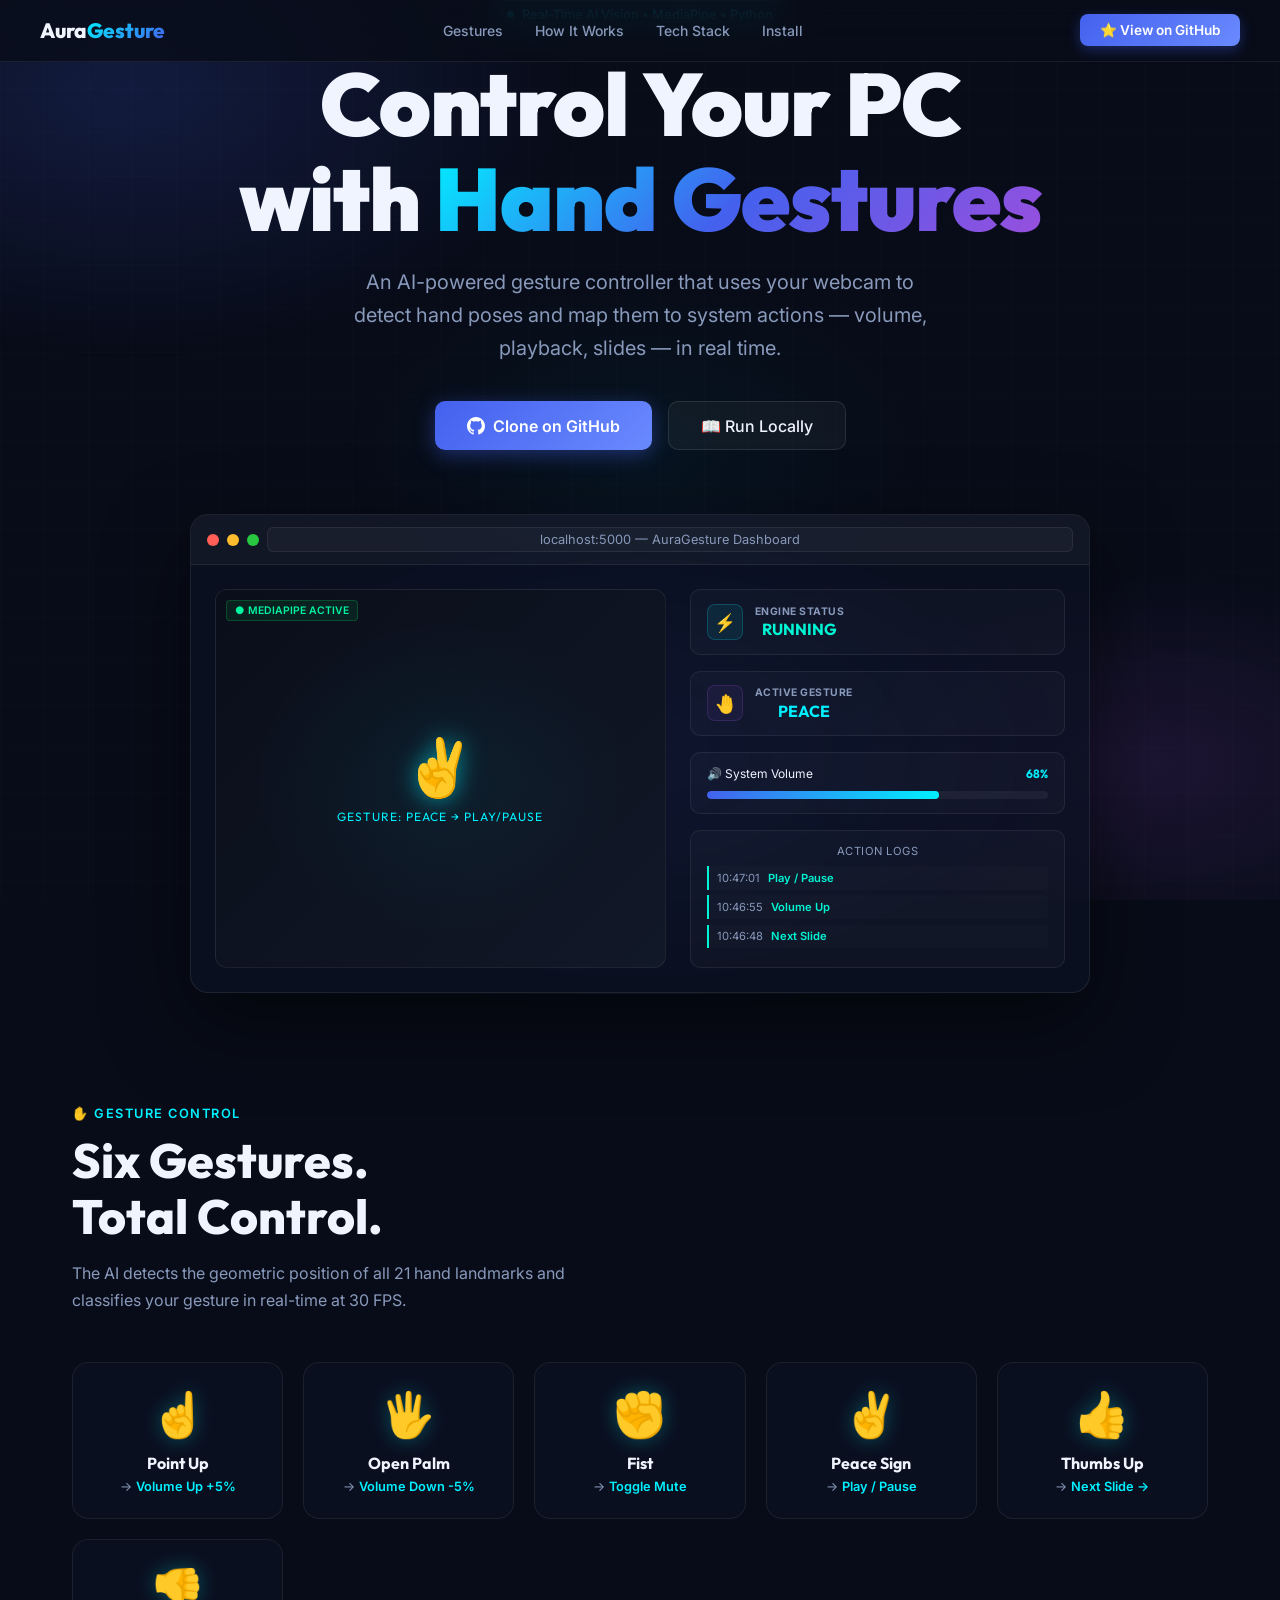
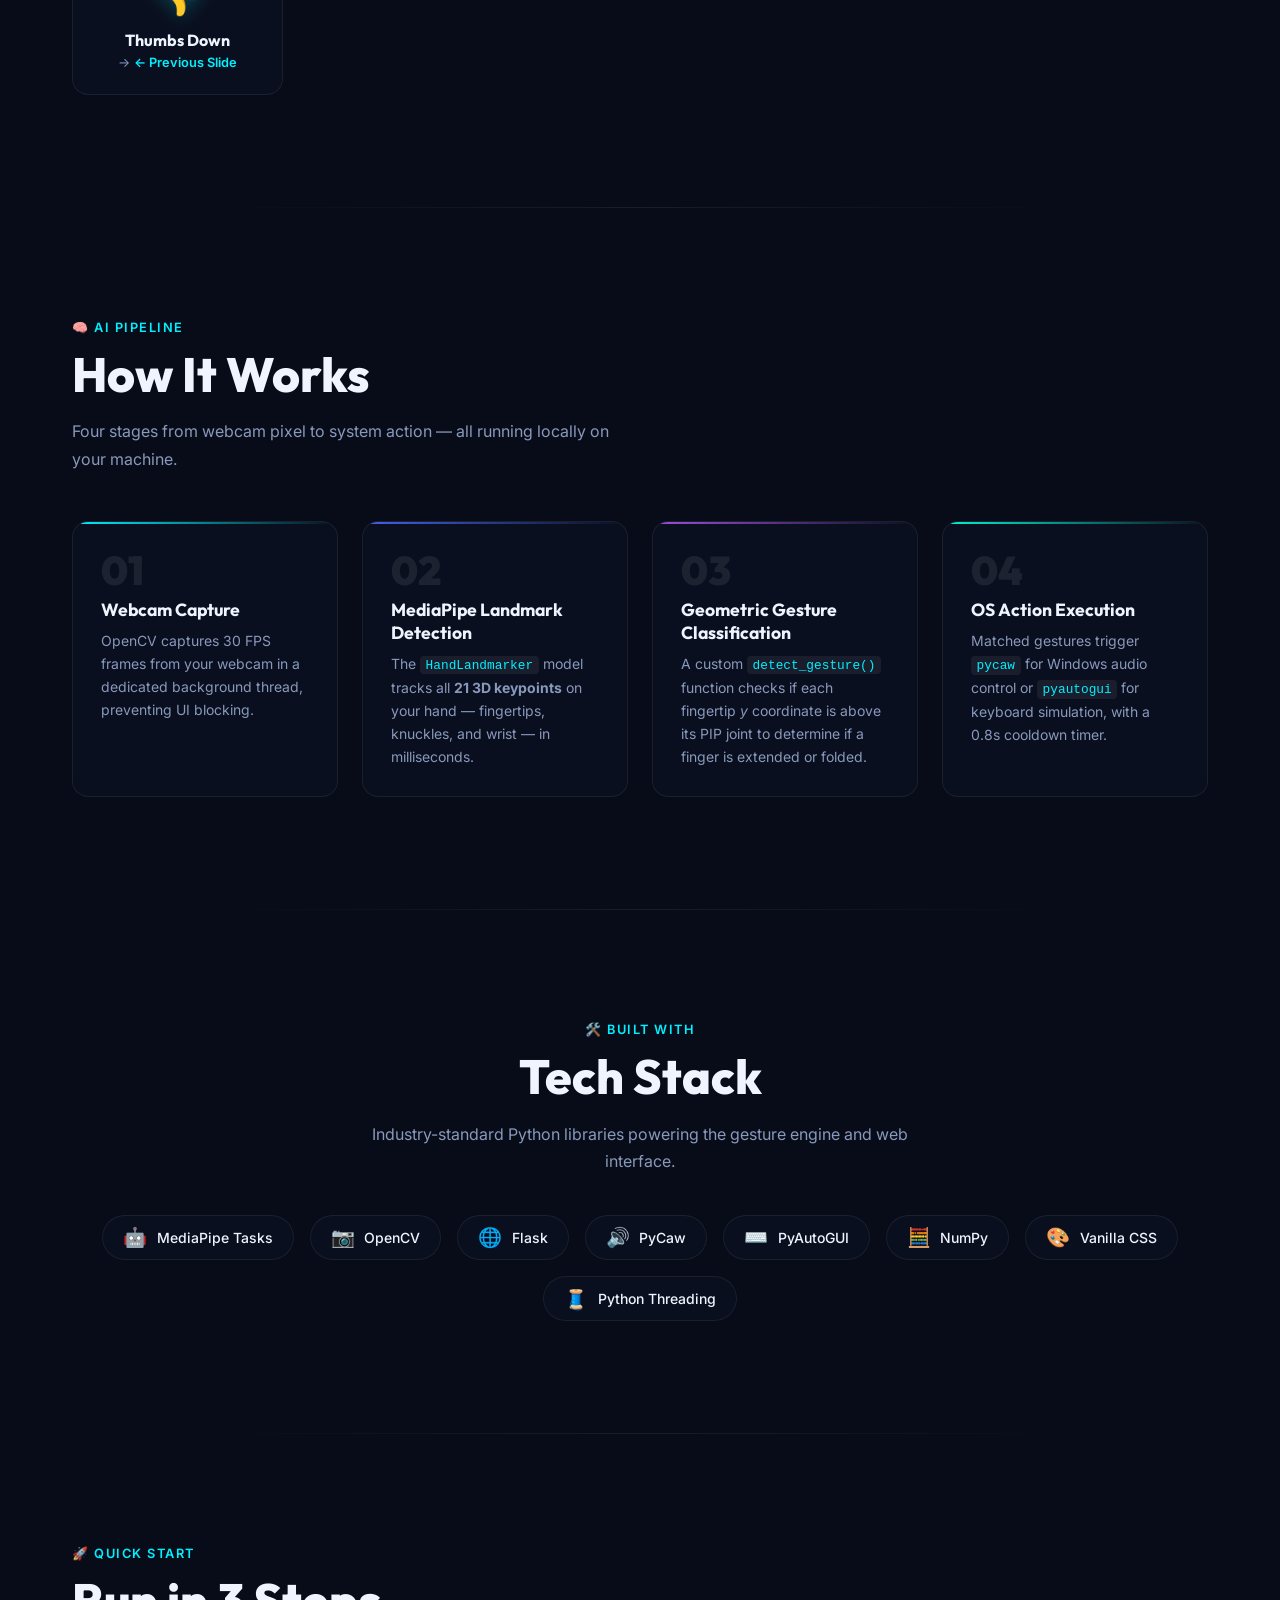
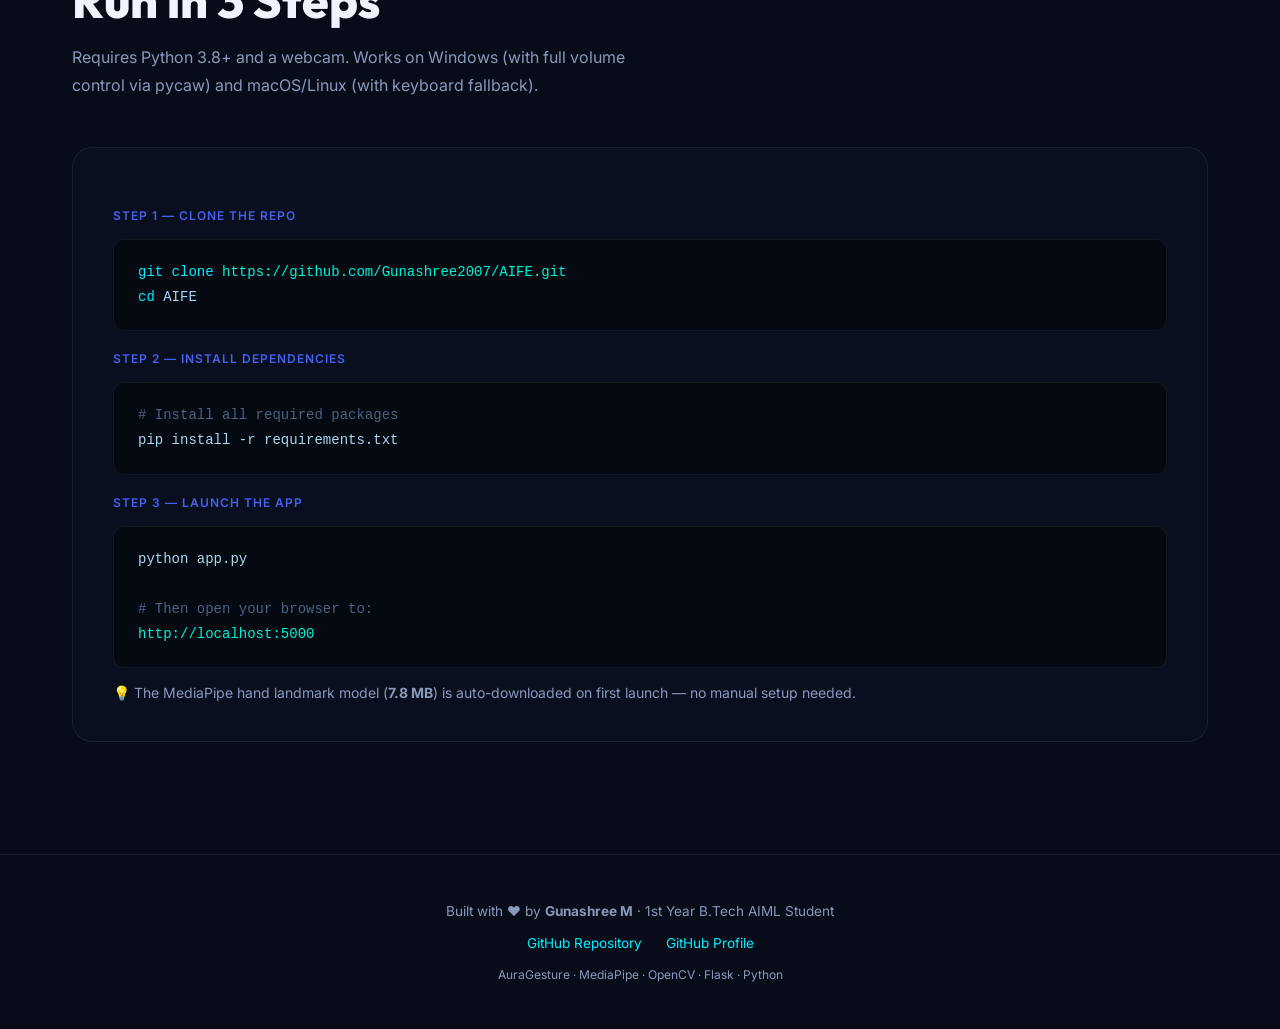
<file: docs/index.html>
<!DOCTYPE html>
<html lang="en">
<head>
  <meta charset="UTF-8" />
  <meta name="viewport" content="width=device-width, initial-scale=1.0" />
  <title>AuraGesture – AI Hand Gesture Controller | Gunashree M</title>
  <meta name="description" content="Real-time AI hand gesture controller using MediaPipe, OpenCV and Flask. Control system volume, media playback and slides with hand gestures." />
  <link rel="preconnect" href="https://fonts.googleapis.com" />
  <link rel="preconnect" href="https://fonts.gstatic.com" crossorigin />
  <link href="https://fonts.googleapis.com/css2?family=Outfit:wght@300;400;500;600;700;800;900&family=Inter:wght@300;400;500;600&display=swap" rel="stylesheet" />
  <style>
    :root {
      --cyan: #00f0ff;
      --indigo: #4361ee;
      --purple: #9d4edd;
      --green: #00f5d4;
      --red: #ff3366;
      --dark: #080c18;
      --card: rgba(12, 18, 35, 0.7);
      --border: rgba(255,255,255,0.07);
      --text: #f0f4ff;
      --muted: #8899bb;
    }
    * { margin:0; padding:0; box-sizing:border-box; }
    html { scroll-behavior: smooth; }

    body {
      background: var(--dark);
      color: var(--text);
      font-family: 'Inter', sans-serif;
      overflow-x: hidden;
    }

    /* ── Background ── */
    .bg-radial {
      position: fixed; inset: 0; z-index: -2; pointer-events: none;
      background:
        radial-gradient(ellipse 60% 50% at 10% 10%, rgba(67,97,238,.18) 0%, transparent 60%),
        radial-gradient(ellipse 50% 40% at 90% 85%, rgba(157,78,221,.14) 0%, transparent 55%),
        radial-gradient(ellipse 40% 35% at 50% 50%, rgba(0,240,255,.04) 0%, transparent 60%);
    }
    .bg-grid {
      position: fixed; inset: 0; z-index: -1; pointer-events: none;
      background-image:
        linear-gradient(rgba(255,255,255,.012) 1px, transparent 1px),
        linear-gradient(90deg, rgba(255,255,255,.012) 1px, transparent 1px);
      background-size: 44px 44px;
    }

    /* ── Nav ── */
    nav {
      position: fixed; top: 0; left: 0; right: 0; z-index: 100;
      display: flex; justify-content: space-between; align-items: center;
      padding: .9rem 2.5rem;
      background: rgba(8,12,24,.75);
      backdrop-filter: blur(18px);
      border-bottom: 1px solid var(--border);
    }
    .nav-logo { font-family:'Outfit',sans-serif; font-size:1.3rem; font-weight:800; }
    .nav-logo span { background: linear-gradient(135deg,var(--cyan),var(--indigo)); -webkit-background-clip:text; -webkit-text-fill-color:transparent; }
    .nav-links { display:flex; gap:2rem; list-style:none; }
    .nav-links a { color:var(--muted); text-decoration:none; font-size:.875rem; font-weight:500; transition:.2s; }
    .nav-links a:hover { color:var(--cyan); }
    .nav-btn {
      background: linear-gradient(135deg,var(--indigo),#6a8aff);
      color:#fff; padding:.5rem 1.25rem; border-radius:8px;
      font-size:.85rem; font-weight:600; text-decoration:none;
      box-shadow: 0 4px 14px rgba(67,97,238,.35); transition:.25s;
    }
    .nav-btn:hover { transform:translateY(-2px); box-shadow:0 6px 20px rgba(67,97,238,.5); }

    /* ── Sections ── */
    section { padding: 7rem 2rem; max-width: 1200px; margin: 0 auto; }

    /* ── Hero ── */
    .hero {
      min-height: 100vh; display:flex; flex-direction:column;
      justify-content:center; align-items:center; text-align:center;
      padding-top: 6rem; max-width:100%;
    }
    .hero-badge {
      display:inline-flex; align-items:center; gap:.5rem;
      background:rgba(0,240,255,.06); border:1px solid rgba(0,240,255,.15);
      padding:.35rem 1rem; border-radius:50px; font-size:.8rem;
      color:var(--cyan); font-weight:500; margin-bottom:1.75rem;
      animation: fadeUp .6s ease both;
    }
    .hero-badge .dot { width:7px; height:7px; border-radius:50%; background:var(--cyan); animation:pulse 1.5s infinite; }
    .hero h1 {
      font-family:'Outfit',sans-serif; font-size:clamp(2.8rem,7vw,5.5rem);
      font-weight:900; line-height:1.08; letter-spacing:-1px;
      animation: fadeUp .6s .1s ease both; opacity:0;
    }
    .hero h1 .gradient { background:linear-gradient(135deg,var(--cyan) 0%,var(--indigo) 50%,var(--purple) 100%); -webkit-background-clip:text; -webkit-text-fill-color:transparent; }
    .hero-sub {
      margin-top:1.25rem; font-size:clamp(1rem,2.2vw,1.25rem);
      color:var(--muted); max-width:600px; line-height:1.65;
      animation: fadeUp .6s .2s ease both; opacity:0;
    }
    .hero-btns {
      display:flex; gap:1rem; flex-wrap:wrap; justify-content:center;
      margin-top:2.25rem; animation: fadeUp .6s .3s ease both; opacity:0;
    }
    .btn-hero-primary {
      display:inline-flex; align-items:center; gap:.5rem;
      background:linear-gradient(135deg,var(--indigo),#6a8aff);
      color:#fff; padding:.85rem 2rem; border-radius:10px; font-size:1rem;
      font-weight:600; text-decoration:none;
      box-shadow:0 5px 20px rgba(67,97,238,.4); transition:.25s;
    }
    .btn-hero-primary:hover { transform:translateY(-3px); box-shadow:0 8px 28px rgba(67,97,238,.55); }
    .btn-hero-secondary {
      display:inline-flex; align-items:center; gap:.5rem;
      background:rgba(255,255,255,.04); border:1px solid rgba(255,255,255,.1);
      color:var(--text); padding:.85rem 2rem; border-radius:10px; font-size:1rem;
      font-weight:500; text-decoration:none; transition:.25s;
    }
    .btn-hero-secondary:hover { background:rgba(255,255,255,.08); border-color:var(--cyan); color:var(--cyan); }

    /* ── Dashboard Preview ── */
    .preview-wrap {
      margin-top:4rem; position:relative; animation: fadeUp .7s .4s ease both; opacity:0;
    }
    .preview-glow {
      position:absolute; inset:-30px; background:radial-gradient(ellipse at 50% 50%, rgba(67,97,238,.25) 0%, transparent 65%);
      filter:blur(30px); z-index:0;
    }
    .preview-frame {
      position:relative; z-index:1; border-radius:18px; overflow:hidden;
      border:1px solid rgba(255,255,255,.08);
      box-shadow:0 30px 80px rgba(0,0,0,.5);
      background: var(--card);
    }
    .preview-bar {
      display:flex; align-items:center; gap:.5rem;
      padding:.75rem 1rem; background:rgba(255,255,255,.03);
      border-bottom:1px solid var(--border);
    }
    .preview-dot { width:12px; height:12px; border-radius:50%; }
    .preview-url {
      flex:1; text-align:center; font-size:.8rem; color:var(--muted);
      background:rgba(255,255,255,.03); border:1px solid var(--border);
      border-radius:6px; padding:.25rem 1rem;
    }
    .preview-body {
      display:grid; grid-template-columns:1.2fr 1fr; gap:1.5rem;
      padding:1.5rem; min-height:320px;
    }
    /* Fake video feed */
    .fake-video {
      background:linear-gradient(135deg,#0a0e1a,#111827);
      border-radius:12px; border:1px solid var(--border);
      display:flex; flex-direction:column; align-items:center; justify-content:center;
      min-height:200px; position:relative; overflow:hidden;
    }
    .fake-video::before {
      content:''; position:absolute; inset:0;
      background:radial-gradient(ellipse at 50% 50%,rgba(0,240,255,.05) 0%,transparent 60%);
    }
    .hand-icon { font-size:3.5rem; margin-bottom:.5rem; filter:drop-shadow(0 0 12px rgba(0,240,255,.6)); }
    .fake-video p { font-size:.75rem; color:var(--cyan); font-family:'Outfit',sans-serif; letter-spacing:1px; }
    .landmark-badge {
      position:absolute; top:.6rem; left:.6rem;
      background:rgba(0,255,100,.08); border:1px solid rgba(0,255,100,.2);
      color:#00f5a0; padding:.2rem .5rem; font-size:.65rem; border-radius:4px; font-weight:600;
    }
    /* Fake stats */
    .fake-right { display:flex; flex-direction:column; gap:1rem; }
    .fake-stat {
      background:rgba(255,255,255,.025); border:1px solid var(--border);
      border-radius:10px; padding:.85rem 1rem;
      display:flex; align-items:center; gap:.75rem;
    }
    .stat-icon-box {
      width:36px; height:36px; border-radius:8px;
      display:flex; align-items:center; justify-content:center; font-size:1.1rem;
    }
    .stat-icon-box.c { background:rgba(0,240,255,.08); border:1px solid rgba(0,240,255,.2); }
    .stat-icon-box.p { background:rgba(157,78,221,.08); border:1px solid rgba(157,78,221,.2); }
    .fake-stat h4 { font-size:.65rem; color:var(--muted); text-transform:uppercase; letter-spacing:.5px; }
    .fake-stat p { font-family:'Outfit',sans-serif; font-size:1rem; font-weight:700; margin-top:.1rem; }
    .fake-stat p.running { color:var(--green); }
    .fake-stat p.gesture { color:var(--cyan); }
    .fake-vol {
      background:rgba(255,255,255,.025); border:1px solid var(--border);
      border-radius:10px; padding:.85rem 1rem;
    }
    .fake-vol-top { display:flex; justify-content:space-between; margin-bottom:.6rem; font-size:.75rem; }
    .fake-vol-top span:last-child { color:var(--cyan); font-family:'Outfit',sans-serif; font-weight:700; }
    .vol-track { height:8px; background:rgba(255,255,255,.05); border-radius:8px; overflow:hidden; }
    .vol-fill { height:100%; width:68%; background:linear-gradient(90deg,var(--indigo),var(--cyan)); border-radius:8px; }
    .fake-log {
      background:rgba(255,255,255,.025); border:1px solid var(--border);
      border-radius:10px; padding:.85rem 1rem; flex:1;
    }
    .fake-log-title { font-size:.7rem; color:var(--muted); text-transform:uppercase; letter-spacing:.5px; margin-bottom:.5rem; }
    .log-entry { font-size:.7rem; display:flex; gap:.5rem; padding:.3rem .5rem; border-left:2px solid var(--green); border-radius:0 4px 4px 0; background:rgba(255,255,255,.01); margin-bottom:.35rem; }
    .log-entry .lt { color:var(--muted); }
    .log-entry .la { font-weight:600; color:var(--green); }

    /* ── Gestures Grid ── */
    .section-label { font-size:.8rem; color:var(--cyan); text-transform:uppercase; letter-spacing:1.5px; font-weight:600; margin-bottom:.75rem; }
    .section-title { font-family:'Outfit',sans-serif; font-size:clamp(2rem,4vw,3rem); font-weight:800; line-height:1.15; margin-bottom:1rem; }
    .section-sub { color:var(--muted); font-size:1rem; line-height:1.7; max-width:560px; }
    .gestures-grid {
      display:grid; grid-template-columns:repeat(auto-fit,minmax(200px,1fr)); gap:1.25rem; margin-top:3rem;
    }
    .gesture-card {
      background:var(--card); border:1px solid var(--border); border-radius:16px;
      padding:1.5rem; text-align:center; transition:.3s;
      backdrop-filter:blur(10px);
    }
    .gesture-card:hover { transform:translateY(-6px); border-color:rgba(0,240,255,.25); box-shadow:0 20px 40px rgba(0,0,0,.3); }
    .gesture-emoji { font-size:2.75rem; margin-bottom:.75rem; display:block; filter:drop-shadow(0 0 10px rgba(0,240,255,.3)); }
    .gesture-name { font-family:'Outfit',sans-serif; font-size:1rem; font-weight:700; margin-bottom:.35rem; }
    .gesture-action { font-size:.8rem; color:var(--muted); }
    .gesture-action span { color:var(--cyan); font-weight:600; }

    /* ── How It Works ── */
    .how-grid { display:grid; grid-template-columns:repeat(auto-fit,minmax(260px,1fr)); gap:1.5rem; margin-top:3rem; }
    .how-card {
      background:var(--card); border:1px solid var(--border); border-radius:16px;
      padding:1.75rem; backdrop-filter:blur(10px); position:relative; overflow:hidden;
    }
    .how-card::before {
      content:''; position:absolute; top:0; left:0; right:0; height:2px;
    }
    .how-card.c1::before { background:linear-gradient(90deg,var(--cyan),transparent); }
    .how-card.c2::before { background:linear-gradient(90deg,var(--indigo),transparent); }
    .how-card.c3::before { background:linear-gradient(90deg,var(--purple),transparent); }
    .how-card.c4::before { background:linear-gradient(90deg,var(--green),transparent); }
    .how-num { font-family:'Outfit',sans-serif; font-size:2.5rem; font-weight:900; opacity:.08; line-height:1; margin-bottom:.5rem; }
    .how-card h3 { font-family:'Outfit',sans-serif; font-size:1.1rem; font-weight:700; margin-bottom:.5rem; }
    .how-card p { font-size:.875rem; color:var(--muted); line-height:1.65; }
    .how-card code { background:rgba(255,255,255,.06); padding:.1rem .35rem; border-radius:4px; font-size:.8rem; color:var(--cyan); }

    /* ── Tech Stack ── */
    .tech-grid { display:flex; flex-wrap:wrap; gap:1rem; margin-top:2.5rem; justify-content:center; }
    .tech-pill {
      display:flex; align-items:center; gap:.6rem;
      background:var(--card); border:1px solid var(--border); border-radius:50px;
      padding:.6rem 1.25rem; font-size:.875rem; font-weight:500;
      backdrop-filter:blur(10px); transition:.25s;
    }
    .tech-pill:hover { border-color:var(--cyan); color:var(--cyan); }
    .tech-pill .ticon { font-size:1.2rem; }

    /* ── Install ── */
    .install-card {
      background:var(--card); border:1px solid var(--border); border-radius:20px;
      padding:2.5rem; backdrop-filter:blur(14px); margin-top:3rem;
    }
    .code-block {
      background:rgba(0,0,0,.4); border:1px solid rgba(255,255,255,.06);
      border-radius:10px; padding:1.25rem 1.5rem; margin:1rem 0;
      font-family:'Courier New',monospace; font-size:.875rem; color:#a8d8f0;
      overflow-x:auto; line-height:1.8;
    }
    .code-block .comment { color:#4a6480; }
    .code-block .cmd { color:var(--cyan); }
    .code-block .url { color:var(--green); }
    .step-label { font-size:.75rem; text-transform:uppercase; letter-spacing:1px; color:var(--indigo); font-weight:600; margin-top:1.25rem; margin-bottom:.25rem; }

    /* ── Footer ── */
    footer {
      text-align:center; padding:3rem 2rem;
      border-top:1px solid var(--border); color:var(--muted); font-size:.85rem;
    }
    footer a { color:var(--cyan); text-decoration:none; }
    footer a:hover { text-decoration:underline; }
    .footer-links { display:flex; gap:1.5rem; justify-content:center; margin-top:1rem; }

    /* ── Divider ── */
    .divider { height:1px; background:linear-gradient(90deg,transparent,var(--border),transparent); margin:0 auto; max-width:900px; }

    /* ── Animations ── */
    @keyframes fadeUp { from { opacity:0; transform:translateY(24px); } to { opacity:1; transform:translateY(0); } }
    @keyframes pulse {
      0%,100% { box-shadow:0 0 0 0 rgba(0,240,255,.6); }
      50% { box-shadow:0 0 0 6px rgba(0,240,255,0); }
    }
    .appear { opacity:0; transform:translateY(20px); transition:.6s ease; }
    .appear.visible { opacity:1; transform:translateY(0); }

    @media(max-width:768px) {
      nav { padding:.75rem 1.25rem; }
      .nav-links { display:none; }
      .preview-body { grid-template-columns:1fr; }
      .fake-right { display:none; }
    }
  </style>
</head>
<body>

<div class="bg-radial"></div>
<div class="bg-grid"></div>

<!-- Nav -->
<nav>
  <div class="nav-logo">Aura<span>Gesture</span></div>
  <ul class="nav-links">
    <li><a href="#gestures">Gestures</a></li>
    <li><a href="#how">How It Works</a></li>
    <li><a href="#stack">Tech Stack</a></li>
    <li><a href="#install">Install</a></li>
  </ul>
  <a href="https://github.com/Gunashree2007/AIFE" class="nav-btn" target="_blank">⭐ View on GitHub</a>
</nav>

<!-- Hero -->
<div class="hero" style="padding:0 2rem;">
  <div class="hero-badge"><span class="dot"></span> Real-Time AI Vision • MediaPipe • Python</div>
  <h1>Control Your PC<br>with <span class="gradient">Hand Gestures</span></h1>
  <p class="hero-sub">An AI-powered gesture controller that uses your webcam to detect hand poses and map them to system actions — volume, playback, slides — in real time.</p>
  <div class="hero-btns">
    <a href="https://github.com/Gunashree2007/AIFE" class="btn-hero-primary" target="_blank">
      <svg width="18" height="18" viewBox="0 0 24 24" fill="currentColor"><path d="M12 0C5.37 0 0 5.37 0 12c0 5.31 3.435 9.795 8.205 11.385.6.105.825-.255.825-.57 0-.285-.015-1.23-.015-2.235-3.015.555-3.795-.735-4.035-1.41-.135-.345-.72-1.41-1.23-1.695-.42-.225-1.02-.78-.015-.795.945-.015 1.62.87 1.845 1.23 1.08 1.815 2.805 1.305 3.495.99.105-.78.42-1.305.765-1.605-2.67-.3-5.46-1.335-5.46-5.925 0-1.305.465-2.385 1.23-3.225-.12-.3-.54-1.53.12-3.18 0 0 1.005-.315 3.3 1.23.96-.27 1.98-.405 3-.405s2.04.135 3 .405c2.295-1.56 3.3-1.23 3.3-1.23.66 1.65.24 2.88.12 3.18.765.84 1.23 1.905 1.23 3.225 0 4.605-2.805 5.625-5.475 5.925.435.375.81 1.095.81 2.22 0 1.605-.015 2.895-.015 3.3 0 .315.225.69.825.57A12.02 12.02 0 0024 12c0-6.63-5.37-12-12-12z"/></svg>
      Clone on GitHub
    </a>
    <a href="#install" class="btn-hero-secondary">
      📖 Run Locally
    </a>
  </div>

  <!-- Dashboard Preview -->
  <div class="preview-wrap" style="width:100%;max-width:900px;">
    <div class="preview-glow"></div>
    <div class="preview-frame">
      <div class="preview-bar">
        <div class="preview-dot" style="background:#ff5f57"></div>
        <div class="preview-dot" style="background:#ffbd2e"></div>
        <div class="preview-dot" style="background:#28c840"></div>
        <div class="preview-url">localhost:5000 — AuraGesture Dashboard</div>
      </div>
      <div class="preview-body">
        <div class="fake-video">
          <div class="landmark-badge">● MEDIAPIPE ACTIVE</div>
          <div class="hand-icon">✌️</div>
          <p>GESTURE: PEACE → PLAY/PAUSE</p>
        </div>
        <div class="fake-right">
          <div class="fake-stat">
            <div class="stat-icon-box c">⚡</div>
            <div>
              <h4>Engine Status</h4>
              <p class="running">RUNNING</p>
            </div>
          </div>
          <div class="fake-stat">
            <div class="stat-icon-box p">🤚</div>
            <div>
              <h4>Active Gesture</h4>
              <p class="gesture">PEACE</p>
            </div>
          </div>
          <div class="fake-vol">
            <div class="fake-vol-top"><span>🔊 System Volume</span><span>68%</span></div>
            <div class="vol-track"><div class="vol-fill"></div></div>
          </div>
          <div class="fake-log">
            <div class="fake-log-title">Action Logs</div>
            <div class="log-entry"><span class="lt">10:47:01</span><span class="la">Play / Pause</span></div>
            <div class="log-entry"><span class="lt">10:46:55</span><span class="la">Volume Up</span></div>
            <div class="log-entry"><span class="lt">10:46:48</span><span class="la">Next Slide</span></div>
          </div>
        </div>
      </div>
    </div>
  </div>
</div>

<div class="divider"></div>

<!-- Gestures -->
<section id="gestures">
  <div class="appear">
    <div class="section-label">✋ Gesture Control</div>
    <h2 class="section-title">Six Gestures.<br>Total Control.</h2>
    <p class="section-sub">The AI detects the geometric position of all 21 hand landmarks and classifies your gesture in real-time at 30 FPS.</p>
  </div>
  <div class="gestures-grid">
    <div class="gesture-card appear">
      <span class="gesture-emoji">☝️</span>
      <div class="gesture-name">Point Up</div>
      <div class="gesture-action">→ <span>Volume Up +5%</span></div>
    </div>
    <div class="gesture-card appear">
      <span class="gesture-emoji">🖐️</span>
      <div class="gesture-name">Open Palm</div>
      <div class="gesture-action">→ <span>Volume Down -5%</span></div>
    </div>
    <div class="gesture-card appear">
      <span class="gesture-emoji">✊</span>
      <div class="gesture-name">Fist</div>
      <div class="gesture-action">→ <span>Toggle Mute</span></div>
    </div>
    <div class="gesture-card appear">
      <span class="gesture-emoji">✌️</span>
      <div class="gesture-name">Peace Sign</div>
      <div class="gesture-action">→ <span>Play / Pause</span></div>
    </div>
    <div class="gesture-card appear">
      <span class="gesture-emoji">👍</span>
      <div class="gesture-name">Thumbs Up</div>
      <div class="gesture-action">→ <span>Next Slide →</span></div>
    </div>
    <div class="gesture-card appear">
      <span class="gesture-emoji">👎</span>
      <div class="gesture-name">Thumbs Down</div>
      <div class="gesture-action">→ <span>← Previous Slide</span></div>
    </div>
  </div>
</section>

<div class="divider"></div>

<!-- How It Works -->
<section id="how">
  <div class="appear">
    <div class="section-label">🧠 AI Pipeline</div>
    <h2 class="section-title">How It Works</h2>
    <p class="section-sub">Four stages from webcam pixel to system action — all running locally on your machine.</p>
  </div>
  <div class="how-grid">
    <div class="how-card c1 appear">
      <div class="how-num">01</div>
      <h3>Webcam Capture</h3>
      <p>OpenCV captures 30 FPS frames from your webcam in a dedicated background thread, preventing UI blocking.</p>
    </div>
    <div class="how-card c2 appear">
      <div class="how-num">02</div>
      <h3>MediaPipe Landmark Detection</h3>
      <p>The <code>HandLandmarker</code> model tracks all <strong>21 3D keypoints</strong> on your hand — fingertips, knuckles, and wrist — in milliseconds.</p>
    </div>
    <div class="how-card c3 appear">
      <div class="how-num">03</div>
      <h3>Geometric Gesture Classification</h3>
      <p>A custom <code>detect_gesture()</code> function checks if each fingertip <em>y</em> coordinate is above its PIP joint to determine if a finger is extended or folded.</p>
    </div>
    <div class="how-card c4 appear">
      <div class="how-num">04</div>
      <h3>OS Action Execution</h3>
      <p>Matched gestures trigger <code>pycaw</code> for Windows audio control or <code>pyautogui</code> for keyboard simulation, with a 0.8s cooldown timer.</p>
    </div>
  </div>
</section>

<div class="divider"></div>

<!-- Tech Stack -->
<section id="stack" style="text-align:center;">
  <div class="appear">
    <div class="section-label">🛠️ Built With</div>
    <h2 class="section-title">Tech Stack</h2>
    <p class="section-sub" style="margin:0 auto;">Industry-standard Python libraries powering the gesture engine and web interface.</p>
  </div>
  <div class="tech-grid appear">
    <div class="tech-pill"><span class="ticon">🤖</span> MediaPipe Tasks</div>
    <div class="tech-pill"><span class="ticon">📷</span> OpenCV</div>
    <div class="tech-pill"><span class="ticon">🌐</span> Flask</div>
    <div class="tech-pill"><span class="ticon">🔊</span> PyCaw</div>
    <div class="tech-pill"><span class="ticon">⌨️</span> PyAutoGUI</div>
    <div class="tech-pill"><span class="ticon">🧮</span> NumPy</div>
    <div class="tech-pill"><span class="ticon">🎨</span> Vanilla CSS</div>
    <div class="tech-pill"><span class="ticon">🧵</span> Python Threading</div>
  </div>
</section>

<div class="divider"></div>

<!-- Install -->
<section id="install">
  <div class="appear">
    <div class="section-label">🚀 Quick Start</div>
    <h2 class="section-title">Run in 3 Steps</h2>
    <p class="section-sub">Requires Python 3.8+ and a webcam. Works on Windows (with full volume control via pycaw) and macOS/Linux (with keyboard fallback).</p>
  </div>
  <div class="install-card appear">
    <div class="step-label">Step 1 — Clone the repo</div>
    <div class="code-block">
      <span class="cmd">git clone</span> <span class="url">https://github.com/Gunashree2007/AIFE.git</span><br>
      <span class="cmd">cd</span> AIFE
    </div>

    <div class="step-label">Step 2 — Install dependencies</div>
    <div class="code-block">
      <span class="comment"># Install all required packages</span><br>
      pip install -r requirements.txt
    </div>

    <div class="step-label">Step 3 — Launch the app</div>
    <div class="code-block">
      python app.py<br><br>
      <span class="comment"># Then open your browser to:</span><br>
      <span class="url">http://localhost:5000</span>
    </div>

    <p style="margin-top:1rem;font-size:.875rem;color:var(--muted);">
      💡 The MediaPipe hand landmark model (<strong>7.8 MB</strong>) is auto-downloaded on first launch — no manual setup needed.
    </p>
  </div>
</section>

<!-- Footer -->
<footer>
  <p>Built with ❤️ by <strong>Gunashree M</strong> · 1st Year B.Tech AIML Student</p>
  <div class="footer-links">
    <a href="https://github.com/Gunashree2007/AIFE" target="_blank">GitHub Repository</a>
    <a href="https://github.com/Gunashree2007" target="_blank">GitHub Profile</a>
  </div>
  <p style="margin-top:1rem;font-size:.75rem;">
    AuraGesture · MediaPipe · OpenCV · Flask · Python
  </p>
</footer>

<script>
  // Intersection Observer for scroll animations
  const observer = new IntersectionObserver((entries) => {
    entries.forEach(e => { if (e.isIntersecting) e.target.classList.add('visible'); });
  }, { threshold: 0.12 });
  document.querySelectorAll('.appear').forEach(el => observer.observe(el));
</script>
</body>
</html>
</file>
